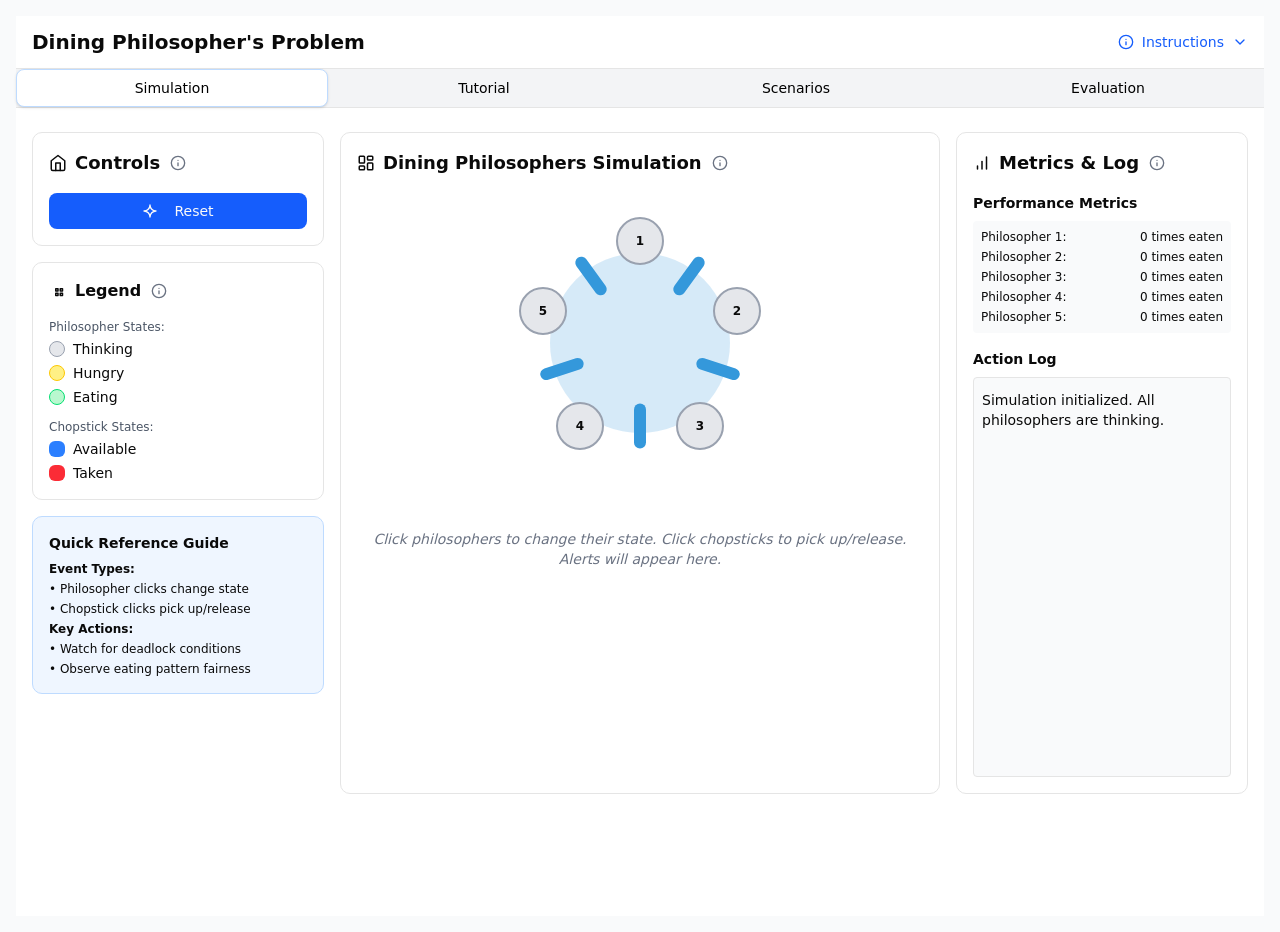
<file: simulation/index.html>
<!doctype html>
<html lang="en">
  <head>
    <meta charset="utf-8" />
    <meta name="viewport" content="width=device-width" />
    <link rel="icon" type="image/svg+xml" href="/favicon.svg" />
    <meta name="generator" content="Astro v5.18.2" />
    <title>Astro + TailwindCSS</title>
    <link rel="stylesheet" href="./astro/markdown-page.GPox0FdA.css" />
  </head>
  <body>
    <div class="min-h-screen p-4 bg-gray-50">
      <style>
        astro-island,
        astro-slot,
        astro-static-slot {
          display: contents;
        }
      </style>
      <script>
        (() => {
          var e = async (t) => {
            await (
              await t()
            )();
          };
          (self.Astro || (self.Astro = {})).load = e;
          window.dispatchEvent(new Event("astro:load"));
        })();
      </script>
      <script>
        (() => {
          var A = Object.defineProperty;
          var g = (i, o, a) =>
            o in i
              ? A(i, o, {
                  enumerable: !0,
                  configurable: !0,
                  writable: !0,
                  value: a,
                })
              : (i[o] = a);
          var d = (i, o, a) => g(i, typeof o != "symbol" ? o + "" : o, a);
          {
            let i = {
                0: (t) => m(t),
                1: (t) => a(t),
                2: (t) => new RegExp(t),
                3: (t) => new Date(t),
                4: (t) => new Map(a(t)),
                5: (t) => new Set(a(t)),
                6: (t) => BigInt(t),
                7: (t) => new URL(t),
                8: (t) => new Uint8Array(t),
                9: (t) => new Uint16Array(t),
                10: (t) => new Uint32Array(t),
                11: (t) => (1 / 0) * t,
              },
              o = (t) => {
                let [l, e] = t;
                return l in i ? i[l](e) : void 0;
              },
              a = (t) => t.map(o),
              m = (t) =>
                typeof t != "object" || t === null
                  ? t
                  : Object.fromEntries(
                      Object.entries(t).map(([l, e]) => [l, o(e)]),
                    );
            class y extends HTMLElement {
              constructor() {
                super(...arguments);
                d(this, "Component");
                d(this, "hydrator");
                d(this, "hydrate", async () => {
                  var b;
                  if (!this.hydrator || !this.isConnected) return;
                  let e =
                    (b = this.parentElement) == null
                      ? void 0
                      : b.closest("astro-island[ssr]");
                  if (e) {
                    e.addEventListener("astro:hydrate", this.hydrate, {
                      once: !0,
                    });
                    return;
                  }
                  let c = this.querySelectorAll("astro-slot"),
                    n = {},
                    h = this.querySelectorAll("template[data-astro-template]");
                  for (let r of h) {
                    let s = r.closest(this.tagName);
                    s != null &&
                      s.isSameNode(this) &&
                      ((n[r.getAttribute("data-astro-template") || "default"] =
                        r.innerHTML),
                      r.remove());
                  }
                  for (let r of c) {
                    let s = r.closest(this.tagName);
                    s != null &&
                      s.isSameNode(this) &&
                      (n[r.getAttribute("name") || "default"] = r.innerHTML);
                  }
                  let p;
                  try {
                    p = this.hasAttribute("props")
                      ? m(JSON.parse(this.getAttribute("props")))
                      : {};
                  } catch (r) {
                    let s = this.getAttribute("component-url") || "<unknown>",
                      v = this.getAttribute("component-export");
                    throw (
                      v && (s += ` (export ${v})`),
                      console.error(
                        `[hydrate] Error parsing props for component ${s}`,
                        this.getAttribute("props"),
                        r,
                      ),
                      r
                    );
                  }
                  let u;
                  (await this.hydrator(this)(this.Component, p, n, {
                    client: this.getAttribute("client"),
                  }),
                    this.removeAttribute("ssr"),
                    this.dispatchEvent(new CustomEvent("astro:hydrate")));
                });
                d(this, "unmount", () => {
                  this.isConnected ||
                    this.dispatchEvent(new CustomEvent("astro:unmount"));
                });
              }
              disconnectedCallback() {
                (document.removeEventListener("astro:after-swap", this.unmount),
                  document.addEventListener("astro:after-swap", this.unmount, {
                    once: !0,
                  }));
              }
              connectedCallback() {
                if (
                  !this.hasAttribute("await-children") ||
                  document.readyState === "interactive" ||
                  document.readyState === "complete"
                )
                  this.childrenConnectedCallback();
                else {
                  let e = () => {
                      (document.removeEventListener("DOMContentLoaded", e),
                        c.disconnect(),
                        this.childrenConnectedCallback());
                    },
                    c = new MutationObserver(() => {
                      var n;
                      ((n = this.lastChild) == null ? void 0 : n.nodeType) ===
                        Node.COMMENT_NODE &&
                        this.lastChild.nodeValue === "astro:end" &&
                        (this.lastChild.remove(), e());
                    });
                  (c.observe(this, { childList: !0 }),
                    document.addEventListener("DOMContentLoaded", e));
                }
              }
              async childrenConnectedCallback() {
                let e = this.getAttribute("before-hydration-url");
                (e && (await import(e)), this.start());
              }
              async start() {
                let e = JSON.parse(this.getAttribute("opts")),
                  c = this.getAttribute("client");
                if (Astro[c] === void 0) {
                  window.addEventListener(`astro:${c}`, () => this.start(), {
                    once: !0,
                  });
                  return;
                }
                try {
                  await Astro[c](
                    async () => {
                      let n = this.getAttribute("renderer-url"),
                        [h, { default: p }] = await Promise.all([
                          import(this.getAttribute("component-url")),
                          n ? import(n) : () => () => {},
                        ]),
                        u = this.getAttribute("component-export") || "default";
                      if (!u.includes(".")) this.Component = h[u];
                      else {
                        this.Component = h;
                        for (let f of u.split("."))
                          this.Component = this.Component[f];
                      }
                      return ((this.hydrator = p), this.hydrate);
                    },
                    e,
                    this,
                  );
                } catch (n) {
                  console.error(
                    `[astro-island] Error hydrating ${this.getAttribute("component-url")}`,
                    n,
                  );
                }
              }
              attributeChangedCallback() {
                this.hydrate();
              }
            }
            (d(y, "observedAttributes", ["props"]),
              customElements.get("astro-island") ||
                customElements.define("astro-island", y));
          }
        })();
      </script>
      <astro-island
        uid="zqOEN"
        prefix="r1"
        component-url="./astro/dining-philosophers.CZ2tNIMW.js"
        component-export="DiningPhilosophers"
        renderer-url="./astro/client.HafQBw8l.js"
        props="{}"
        ssr
        client="load"
        opts='{"name":"DiningPhilosophers","value":true}'
        await-children
        ><div class="flex flex-col min-h-screen bg-white">
          <header class="border-b bg-white px-4 py-3">
            <div
              class="flex items-center justify-between max-w-[1920px] mx-auto"
            >
              <h1 class="text-xl font-semibold">
                Dining Philosopher&#x27;s Problem
              </h1>
              <div data-state="closed" data-slot="collapsible">
                <button
                  type="button"
                  aria-controls="radix-_r1R_9_"
                  aria-expanded="false"
                  data-state="closed"
                  data-slot="collapsible-trigger"
                  class="flex items-center gap-2 text-sm text-blue-600 hover:text-blue-800"
                >
                  <svg
                    xmlns="http://www.w3.org/2000/svg"
                    width="16"
                    height="16"
                    viewBox="0 0 24 24"
                    fill="none"
                    stroke="currentColor"
                    stroke-width="2"
                    stroke-linecap="round"
                    stroke-linejoin="round"
                  >
                    <circle cx="12" cy="12" r="10"></circle>
                    <path d="M12 16v-4"></path>
                    <path d="M12 8h.01"></path></svg
                  >Instructions<svg
                    xmlns="http://www.w3.org/2000/svg"
                    width="24"
                    height="24"
                    viewBox="0 0 24 24"
                    fill="none"
                    stroke="currentColor"
                    stroke-width="2"
                    stroke-linecap="round"
                    stroke-linejoin="round"
                    class="lucide lucide-chevron-down h-4 w-4"
                    aria-hidden="true"
                  >
                    <path d="m6 9 6 6 6-6"></path>
                  </svg>
                </button>
                <div
                  data-state="closed"
                  id="radix-_r1R_9_"
                  hidden=""
                  data-slot="collapsible-content"
                  class="mt-4"
                ></div>
              </div>
            </div>
          </header>
          <div class="flex-1">
            <div
              dir="ltr"
              data-orientation="horizontal"
              data-slot="tabs"
              class="gap-2 h-full flex flex-col"
            >
              <div class="bg-gray-100 border-b">
                <div class="max-w-[1920px] mx-auto">
                  <div
                    role="tablist"
                    aria-orientation="horizontal"
                    data-slot="tabs-list"
                    class="text-muted-foreground items-center justify-center w-full h-auto bg-transparent border-0 rounded-none p-0 flex"
                    tabindex="-1"
                    data-orientation="horizontal"
                    style="outline: none"
                  >
                    <button
                      type="button"
                      role="tab"
                      aria-selected="true"
                      aria-controls="radix-_r1R_2_-content-simulation"
                      data-state="active"
                      id="radix-_r1R_2_-trigger-simulation"
                      data-slot="tabs-trigger"
                      class="border border-transparent data-[state=active]:bg-white dark:data-[state=active]:text-foreground focus-visible:border-ring focus-visible:ring-ring/50 focus-visible:outline-ring dark:data-[state=active]:border-input dark:data-[state=active]:bg-input/30 dark:text-muted-foreground inline-flex h-[calc(100%-1px)] flex-1 items-center justify-center gap-1.5 rounded-md font-medium whitespace-nowrap focus-visible:ring-[3px] focus-visible:outline-1 disabled:pointer-events-none disabled:opacity-50 data-[state=active]:shadow-sm [&amp;_svg]:pointer-events-none [&amp;_svg]:shrink-0 [&amp;_svg:not([class*=&#x27;size-&#x27;])]:size-4 text-xs sm:text-sm px-1 sm:px-3 py-2 break-words transition-colors bg-transparent text-black data-[state=active]:border data-[state=active]:border-blue-200"
                      tabindex="-1"
                      data-orientation="horizontal"
                      data-radix-collection-item=""
                    >
                      Simulation</button
                    ><button
                      type="button"
                      role="tab"
                      aria-selected="false"
                      aria-controls="radix-_r1R_2_-content-manual-guide"
                      data-state="inactive"
                      id="radix-_r1R_2_-trigger-manual-guide"
                      data-slot="tabs-trigger"
                      class="border border-transparent data-[state=active]:bg-white dark:data-[state=active]:text-foreground focus-visible:border-ring focus-visible:ring-ring/50 focus-visible:outline-ring dark:data-[state=active]:border-input dark:data-[state=active]:bg-input/30 dark:text-muted-foreground inline-flex h-[calc(100%-1px)] flex-1 items-center justify-center gap-1.5 rounded-md font-medium whitespace-nowrap focus-visible:ring-[3px] focus-visible:outline-1 disabled:pointer-events-none disabled:opacity-50 data-[state=active]:shadow-sm [&amp;_svg]:pointer-events-none [&amp;_svg]:shrink-0 [&amp;_svg:not([class*=&#x27;size-&#x27;])]:size-4 text-xs sm:text-sm px-1 sm:px-3 py-2 break-words transition-colors bg-transparent text-black data-[state=active]:border data-[state=active]:border-blue-200"
                      tabindex="-1"
                      data-orientation="horizontal"
                      data-radix-collection-item=""
                    >
                      Tutorial</button
                    ><button
                      type="button"
                      role="tab"
                      aria-selected="false"
                      aria-controls="radix-_r1R_2_-content-guided"
                      data-state="inactive"
                      id="radix-_r1R_2_-trigger-guided"
                      data-slot="tabs-trigger"
                      class="border border-transparent data-[state=active]:bg-white dark:data-[state=active]:text-foreground focus-visible:border-ring focus-visible:ring-ring/50 focus-visible:outline-ring dark:data-[state=active]:border-input dark:data-[state=active]:bg-input/30 dark:text-muted-foreground inline-flex h-[calc(100%-1px)] flex-1 items-center justify-center gap-1.5 rounded-md font-medium whitespace-nowrap focus-visible:ring-[3px] focus-visible:outline-1 disabled:pointer-events-none disabled:opacity-50 data-[state=active]:shadow-sm [&amp;_svg]:pointer-events-none [&amp;_svg]:shrink-0 [&amp;_svg:not([class*=&#x27;size-&#x27;])]:size-4 text-xs sm:text-sm px-1 sm:px-3 py-2 break-words transition-colors bg-transparent text-black data-[state=active]:border data-[state=active]:border-blue-200"
                      tabindex="-1"
                      data-orientation="horizontal"
                      data-radix-collection-item=""
                    >
                      Scenarios</button
                    ><button
                      type="button"
                      role="tab"
                      aria-selected="false"
                      aria-controls="radix-_r1R_2_-content-evaluation"
                      data-state="inactive"
                      id="radix-_r1R_2_-trigger-evaluation"
                      data-slot="tabs-trigger"
                      class="border border-transparent data-[state=active]:bg-white dark:data-[state=active]:text-foreground focus-visible:border-ring focus-visible:ring-ring/50 focus-visible:outline-ring dark:data-[state=active]:border-input dark:data-[state=active]:bg-input/30 dark:text-muted-foreground inline-flex h-[calc(100%-1px)] flex-1 items-center justify-center gap-1.5 rounded-md font-medium whitespace-nowrap focus-visible:ring-[3px] focus-visible:outline-1 disabled:pointer-events-none disabled:opacity-50 data-[state=active]:shadow-sm [&amp;_svg]:pointer-events-none [&amp;_svg]:shrink-0 [&amp;_svg:not([class*=&#x27;size-&#x27;])]:size-4 text-xs sm:text-sm px-1 sm:px-3 py-2 break-words transition-colors bg-transparent text-black data-[state=active]:border data-[state=active]:border-blue-200"
                      tabindex="-1"
                      data-orientation="horizontal"
                      data-radix-collection-item=""
                    >
                      Evaluation
                    </button>
                  </div>
                </div>
              </div>
              <div class="flex-1 bg-white">
                <div
                  data-state="active"
                  data-orientation="horizontal"
                  role="tabpanel"
                  aria-labelledby="radix-_r1R_2_-trigger-simulation"
                  id="radix-_r1R_2_-content-simulation"
                  tabindex="0"
                  data-slot="tabs-content"
                  class="flex-1 outline-none h-full m-0 p-0"
                  style="animation-duration: 0s"
                >
                  <div
                    class="h-full grid grid-cols-1 lg:grid-cols-12 gap-4 p-4 max-w-[1920px] mx-auto"
                  >
                    <div class="lg:col-span-3 space-y-4">
                      <div class="border rounded-lg p-4 bg-white">
                        <div class="flex items-center gap-2 mb-4">
                          <svg
                            xmlns="http://www.w3.org/2000/svg"
                            width="18"
                            height="18"
                            viewBox="0 0 24 24"
                            fill="none"
                            stroke="currentColor"
                            stroke-width="2"
                            stroke-linecap="round"
                            stroke-linejoin="round"
                          >
                            <path
                              d="m3 9 9-7 9 7v11a2 2 0 0 1-2 2H5a2 2 0 0 1-2-2z"
                            ></path>
                            <polyline points="9 22 9 12 15 12 15 22"></polyline>
                          </svg>
                          <h2 class="text-lg font-semibold">Controls</h2>
                          <button
                            class="inline-flex items-center justify-center w-5 h-5 text-gray-500 hover:text-gray-700"
                            data-state="closed"
                            data-slot="tooltip-trigger"
                          >
                            <svg
                              xmlns="http://www.w3.org/2000/svg"
                              width="16"
                              height="16"
                              viewBox="0 0 24 24"
                              fill="none"
                              stroke="currentColor"
                              stroke-width="2"
                              stroke-linecap="round"
                              stroke-linejoin="round"
                            >
                              <circle cx="12" cy="12" r="10"></circle>
                              <path d="M12 16v-4"></path>
                              <path d="M12 8h.01"></path>
                            </svg>
                          </button>
                        </div>
                        <div class="space-y-2">
                          <button
                            data-slot="tooltip-trigger"
                            class="inline-flex items-center justify-center gap-2 whitespace-nowrap rounded-md text-sm font-medium transition-all disabled:pointer-events-none disabled:opacity-50 [&amp;_svg]:pointer-events-none [&amp;_svg:not([class*=&#x27;size-&#x27;])]:size-4 shrink-0 [&amp;_svg]:shrink-0 outline-none focus-visible:border-ring focus-visible:ring-ring/50 focus-visible:ring-[3px] aria-invalid:ring-destructive/20 dark:aria-invalid:ring-destructive/40 aria-invalid:border-destructive text-primary-foreground h-9 px-4 py-2 has-[&gt;svg]:px-3 w-full bg-blue-600 hover:bg-blue-700"
                            data-state="closed"
                          >
                            <svg
                              xmlns="http://www.w3.org/2000/svg"
                              width="16"
                              height="16"
                              viewBox="0 0 24 24"
                              fill="none"
                              stroke="currentColor"
                              stroke-width="2"
                              stroke-linecap="round"
                              stroke-linejoin="round"
                            >
                              <path
                                d="M21 12a9 9 0 0 1-9-9 9 9 0 0 1-9 9 9 9 0 0 1 9 9 9 9 0 0 1 9-9"
                              ></path></svg
                            ><span class="ml-2">Reset</span>
                          </button>
                        </div>
                      </div>
                      <div class="border rounded-lg p-4 bg-white">
                        <div class="flex items-center gap-2 mb-4">
                          <svg
                            xmlns="http://www.w3.org/2000/svg"
                            width="18"
                            height="18"
                            viewBox="0 0 24 24"
                            fill="none"
                            stroke="currentColor"
                            stroke-width="2"
                            stroke-linecap="round"
                            stroke-linejoin="round"
                          >
                            <rect width="3" height="3" x="9" y="9"></rect>
                            <rect width="3" height="3" x="15" y="9"></rect>
                            <rect width="3" height="3" x="9" y="15"></rect>
                            <rect width="3" height="3" x="15" y="15"></rect>
                          </svg>
                          <h3 class="text-md font-semibold">Legend</h3>
                          <button
                            class="inline-flex items-center justify-center w-5 h-5 text-gray-500 hover:text-gray-700"
                            data-state="closed"
                            data-slot="tooltip-trigger"
                          >
                            <svg
                              xmlns="http://www.w3.org/2000/svg"
                              width="16"
                              height="16"
                              viewBox="0 0 24 24"
                              fill="none"
                              stroke="currentColor"
                              stroke-width="2"
                              stroke-linecap="round"
                              stroke-linejoin="round"
                            >
                              <circle cx="12" cy="12" r="10"></circle>
                              <path d="M12 16v-4"></path>
                              <path d="M12 8h.01"></path>
                            </svg>
                          </button>
                        </div>
                        <div class="space-y-2 text-sm">
                          <div class="space-y-1">
                            <p class="font-medium text-xs text-gray-600 mb-1">
                              Philosopher States:
                            </p>
                            <div class="flex items-center gap-2">
                              <div
                                class="w-4 h-4 bg-gray-200 border border-gray-400 rounded-full"
                              ></div>
                              <span>Thinking</span>
                            </div>
                            <div class="flex items-center gap-2">
                              <div
                                class="w-4 h-4 bg-yellow-200 border border-yellow-400 rounded-full"
                              ></div>
                              <span>Hungry</span>
                            </div>
                            <div class="flex items-center gap-2">
                              <div
                                class="w-4 h-4 bg-green-200 border border-green-400 rounded-full"
                              ></div>
                              <span>Eating</span>
                            </div>
                          </div>
                          <div class="space-y-1 mt-3">
                            <p class="font-medium text-xs text-gray-600 mb-1">
                              Chopstick States:
                            </p>
                            <div class="flex items-center gap-2">
                              <div class="w-4 h-4 bg-blue-500 rounded-sm"></div>
                              <span>Available</span>
                            </div>
                            <div class="flex items-center gap-2">
                              <div class="w-4 h-4 bg-red-500 rounded-sm"></div>
                              <span>Taken</span>
                            </div>
                          </div>
                        </div>
                      </div>
                      <div
                        class="border rounded-lg p-4 bg-blue-50 border-blue-200"
                      >
                        <h3 class="text-sm font-semibold mb-2">
                          Quick Reference Guide
                        </h3>
                        <ul class="text-xs space-y-1">
                          <li><strong>Event Types:</strong></li>
                          <li>• Philosopher clicks change state</li>
                          <li>• Chopstick clicks pick up/release</li>
                          <li><strong>Key Actions:</strong></li>
                          <li>• Watch for deadlock conditions</li>
                          <li>• Observe eating pattern fairness</li>
                        </ul>
                      </div>
                    </div>
                    <div class="lg:col-span-6 border rounded-lg p-4 bg-white">
                      <div class="flex items-center gap-2 mb-4">
                        <svg
                          xmlns="http://www.w3.org/2000/svg"
                          width="18"
                          height="18"
                          viewBox="0 0 24 24"
                          fill="none"
                          stroke="currentColor"
                          stroke-width="2"
                          stroke-linecap="round"
                          stroke-linejoin="round"
                        >
                          <rect width="7" height="9" x="3" y="3" rx="1"></rect>
                          <rect width="7" height="5" x="14" y="3" rx="1"></rect>
                          <rect
                            width="7"
                            height="9"
                            x="14"
                            y="12"
                            rx="1"
                          ></rect>
                          <rect width="7" height="5" x="3" y="16" rx="1"></rect>
                        </svg>
                        <h2 class="text-lg font-semibold">
                          Dining Philosophers Simulation
                        </h2>
                        <button
                          class="inline-flex items-center justify-center w-5 h-5 text-gray-500 hover:text-gray-700"
                          data-state="closed"
                          data-slot="tooltip-trigger"
                        >
                          <svg
                            xmlns="http://www.w3.org/2000/svg"
                            width="16"
                            height="16"
                            viewBox="0 0 24 24"
                            fill="none"
                            stroke="currentColor"
                            stroke-width="2"
                            stroke-linecap="round"
                            stroke-linejoin="round"
                          >
                            <circle cx="12" cy="12" r="10"></circle>
                            <path d="M12 16v-4"></path>
                            <path d="M12 8h.01"></path>
                          </svg>
                        </button>
                      </div>
                      <div class="flex flex-col space-y-4">
                        <div
                          class="relative w-full aspect-square max-w-[300px] mx-auto"
                        >
                          <div
                            class="absolute rounded-full bg-[#3498db] opacity-20"
                            style="
                              width: 180px;
                              height: 180px;
                              left: 60px;
                              top: 60px;
                            "
                          ></div>
                        </div>
                        <div
                          class="relative min-h-[80px] flex items-center justify-center p-2"
                        >
                          <p class="text-sm text-gray-500 italic text-center">
                            Click philosophers to change their state. Click
                            chopsticks to pick up/release. Alerts will appear
                            here.
                          </p>
                        </div>
                      </div>
                    </div>
                    <div class="lg:col-span-3 space-y-4">
                      <div class="border rounded-lg p-4 bg-white">
                        <div class="flex items-center gap-2 mb-4">
                          <svg
                            xmlns="http://www.w3.org/2000/svg"
                            width="18"
                            height="18"
                            viewBox="0 0 24 24"
                            fill="none"
                            stroke="currentColor"
                            stroke-width="2"
                            stroke-linecap="round"
                            stroke-linejoin="round"
                          >
                            <line x1="12" x2="12" y1="20" y2="10"></line>
                            <line x1="18" x2="18" y1="20" y2="4"></line>
                            <line x1="6" x2="6" y1="20" y2="16"></line>
                          </svg>
                          <h2 class="text-lg font-semibold">
                            Metrics &amp; Log
                          </h2>
                          <button
                            class="inline-flex items-center justify-center w-5 h-5 text-gray-500 hover:text-gray-700"
                            data-state="closed"
                            data-slot="tooltip-trigger"
                          >
                            <svg
                              xmlns="http://www.w3.org/2000/svg"
                              width="16"
                              height="16"
                              viewBox="0 0 24 24"
                              fill="none"
                              stroke="currentColor"
                              stroke-width="2"
                              stroke-linecap="round"
                              stroke-linejoin="round"
                            >
                              <circle cx="12" cy="12" r="10"></circle>
                              <path d="M12 16v-4"></path>
                              <path d="M12 8h.01"></path>
                            </svg>
                          </button>
                        </div>
                        <div class="mb-4 space-y-2">
                          <h3 class="text-sm font-semibold mb-2">
                            Performance Metrics
                          </h3>
                          <div
                            class="text-xs space-y-1 bg-gray-50 p-2 rounded"
                          ></div>
                        </div>
                        <div>
                          <h3 class="text-sm font-semibold mb-2">Action Log</h3>
                          <div
                            class="h-[400px] overflow-y-auto border rounded p-2 bg-gray-50 text-sm"
                            aria-live="polite"
                            aria-label="Action log"
                          ></div>
                        </div>
                      </div>
                    </div>
                  </div>
                </div>
                <div
                  data-state="inactive"
                  data-orientation="horizontal"
                  role="tabpanel"
                  aria-labelledby="radix-_r1R_2_-trigger-manual-guide"
                  hidden=""
                  id="radix-_r1R_2_-content-manual-guide"
                  tabindex="0"
                  data-slot="tabs-content"
                  class="flex-1 outline-none mt-6"
                ></div>
                <div
                  data-state="inactive"
                  data-orientation="horizontal"
                  role="tabpanel"
                  aria-labelledby="radix-_r1R_2_-trigger-guided"
                  hidden=""
                  id="radix-_r1R_2_-content-guided"
                  tabindex="0"
                  data-slot="tabs-content"
                  class="flex-1 outline-none h-full m-0 p-4"
                ></div>
                <div
                  data-state="inactive"
                  data-orientation="horizontal"
                  role="tabpanel"
                  aria-labelledby="radix-_r1R_2_-trigger-evaluation"
                  hidden=""
                  id="radix-_r1R_2_-content-evaluation"
                  tabindex="0"
                  data-slot="tabs-content"
                  class="flex-1 outline-none h-full m-0 p-4"
                ></div>
              </div>
            </div>
          </div>
        </div>
        <!--astro:end--></astro-island
      >
    </div>
  <script src="../assets/js/iframeResize.js"></script>
        
        </body>
</html>
</file>
